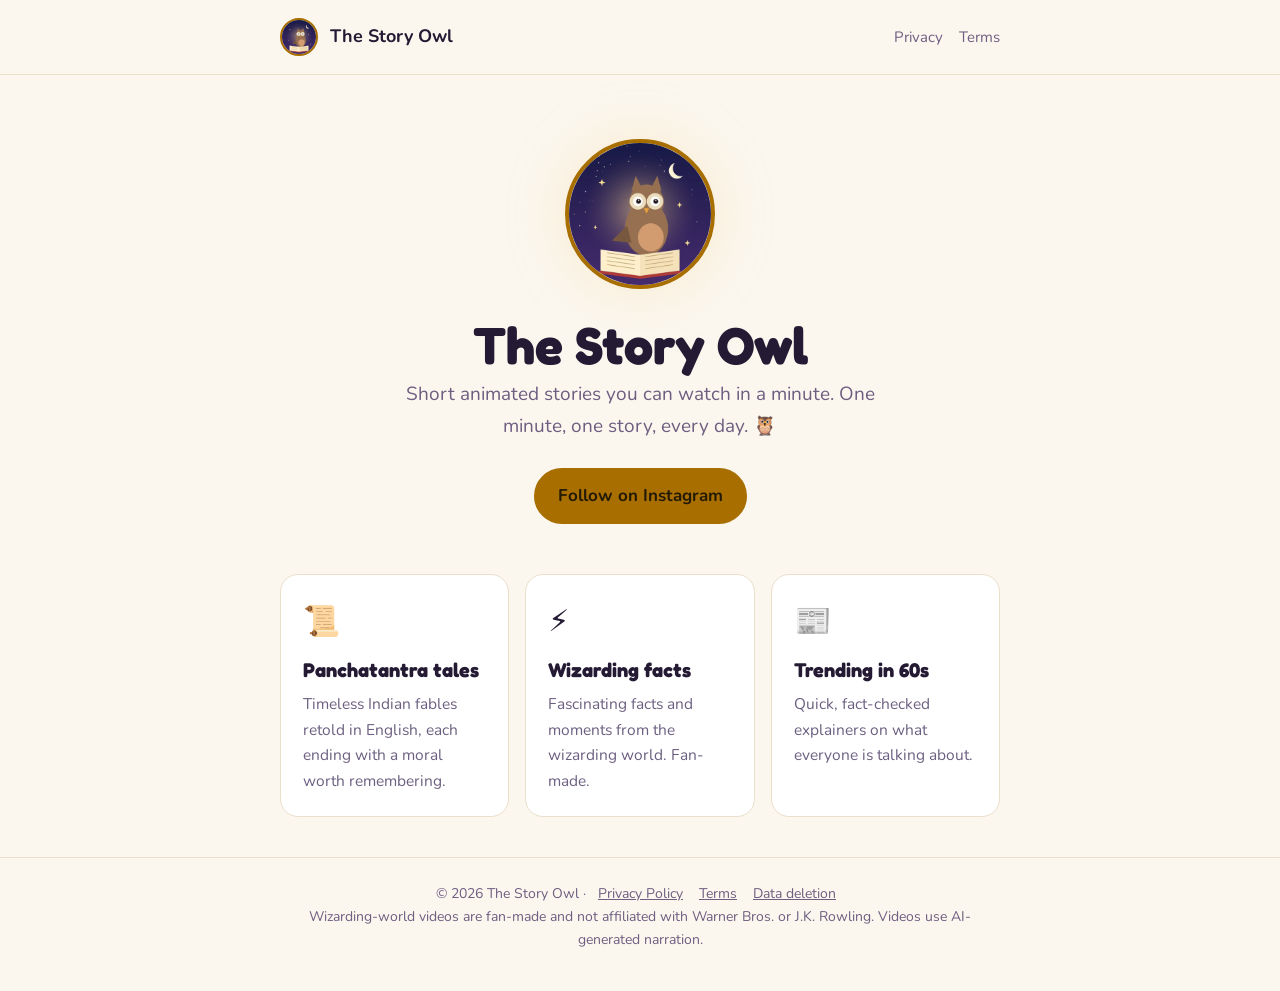
<file: index.html>
<!doctype html>
<html lang="en">
<head>
<meta charset="utf-8">
<meta name="viewport" content="width=device-width, initial-scale=1">
<title>The Story Owl</title>
<meta name="description" content="Short animated stories you can watch in a minute: Panchatantra tales, wizarding-world facts and trending explainers.">
<meta property="og:title" content="The Story Owl">
<meta property="og:description" content="One minute. One story. Every day.">
<meta property="og:image" content="owl.jpg">
<link rel="icon" href="favicon.png">
<link rel="preconnect" href="https://fonts.googleapis.com">
<link rel="preconnect" href="https://fonts.gstatic.com" crossorigin>
<link href="https://fonts.googleapis.com/css2?family=Fredoka:wght@600&family=Nunito:wght@400;700&display=swap" rel="stylesheet">
<link rel="stylesheet" href="style.css">
</head>
<body>
<header class="site"><div class="wrap">
  <img src="owl.jpg" alt=""><b>The Story Owl</b>
  <nav><a href="privacy.html">Privacy</a><a href="terms.html">Terms</a></nav>
</div></header>

<main class="wrap">
  <section class="hero">
    <img src="owl.jpg" alt="The Story Owl logo">
    <h1>The Story Owl</h1>
    <p>Short animated stories you can watch in a minute. One minute, one story, every day. 🦉</p>
    <div class="btns">
      <a class="btn solid" href="https://www.instagram.com/thestoryowl/" target="_blank" rel="noopener">Follow on Instagram</a>
    </div>
  </section>

  <section class="cards">
    <div class="card"><div class="e">📜</div><h3>Panchatantra tales</h3><p>Timeless Indian fables retold in English, each ending with a moral worth remembering.</p></div>
    <div class="card"><div class="e">⚡</div><h3>Wizarding facts</h3><p>Fascinating facts and moments from the wizarding world. Fan-made.</p></div>
    <div class="card"><div class="e">📰</div><h3>Trending in 60s</h3><p>Quick, fact-checked explainers on what everyone is talking about.</p></div>
  </section>
</main>

<footer><div class="wrap">
  © 2026 The Story Owl · <a href="privacy.html">Privacy Policy</a><a href="terms.html">Terms</a><a href="data-deletion.html">Data deletion</a><br>
  Wizarding-world videos are fan-made and not affiliated with Warner Bros. or J.K. Rowling. Videos use AI-generated narration.
</div></footer>
</body>
</html>
</file>
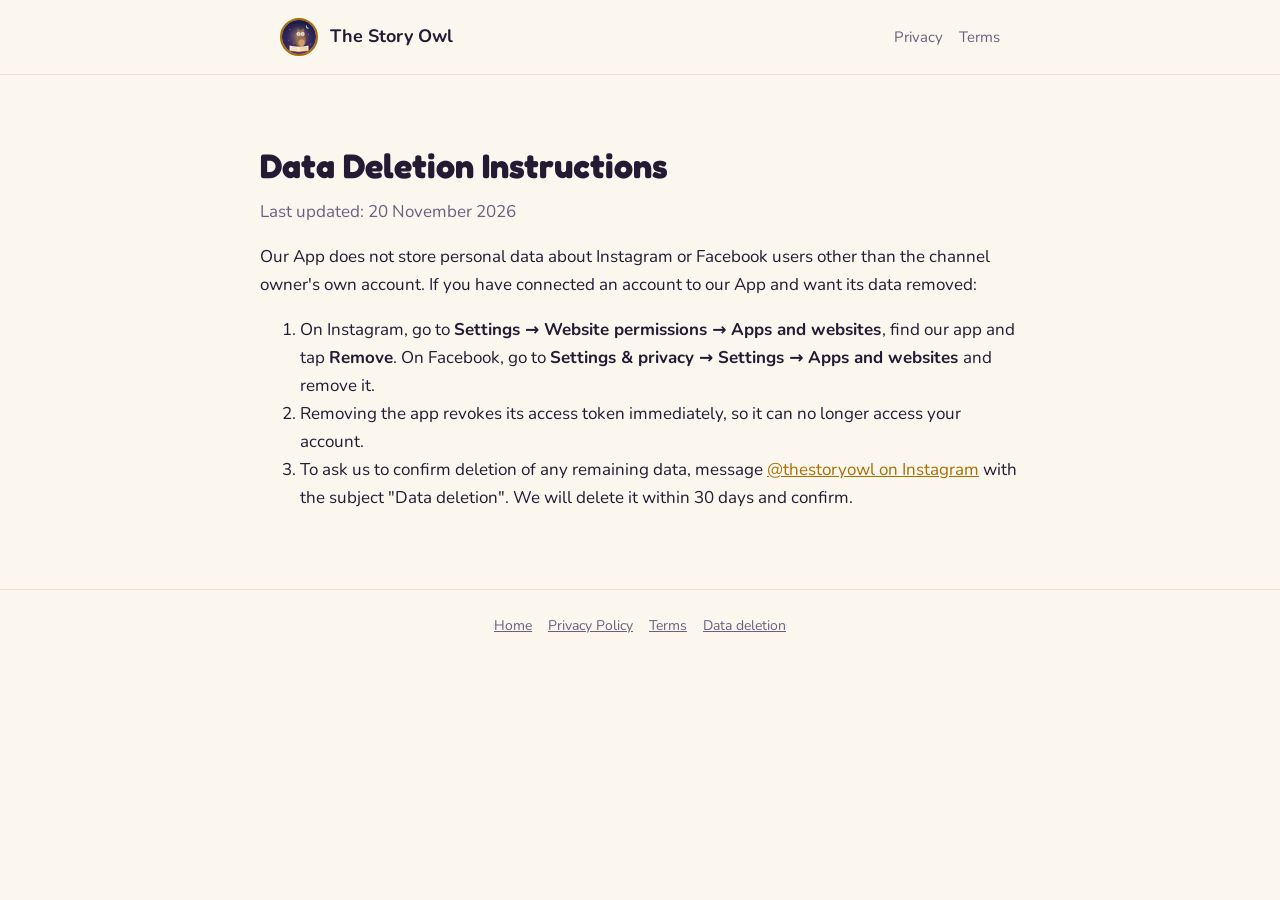
<file: data-deletion.html>
<!doctype html>
<html lang="en">
<head>
<meta charset="utf-8">
<meta name="viewport" content="width=device-width, initial-scale=1">
<title>Data Deletion · The Story Owl</title>
<link rel="icon" href="favicon.png">
<link href="https://fonts.googleapis.com/css2?family=Fredoka:wght@600&family=Nunito:wght@400;700&display=swap" rel="stylesheet">
<link rel="stylesheet" href="style.css">
</head>
<body>
<header class="site"><div class="wrap">
  <img src="owl.jpg" alt=""><a href="./" style="color:inherit;text-decoration:none"><b>The Story Owl</b></a>
  <nav><a href="privacy.html">Privacy</a><a href="terms.html">Terms</a></nav>
</div></header>
<main class="wrap doc">
  <h1>Data Deletion Instructions</h1>
  <p class="date">Last updated: 20 November 2026</p>
  <p>Our App does not store personal data about Instagram or Facebook users other than the channel owner's own account.
  If you have connected an account to our App and want its data removed:</p>
  <ol>
    <li>On Instagram, go to <b>Settings → Website permissions → Apps and websites</b>, find our app and tap <b>Remove</b>.
      On Facebook, go to <b>Settings &amp; privacy → Settings → Apps and websites</b> and remove it.</li>
    <li>Removing the app revokes its access token immediately, so it can no longer access your account.</li>
    <li>To ask us to confirm deletion of any remaining data, message
      <a href="https://www.instagram.com/thestoryowl/" target="_blank" rel="noopener">@thestoryowl on Instagram</a> with the subject
      "Data deletion". We will delete it within 30 days and confirm.</li>
  </ol>
</main>
<footer><div class="wrap"><a href="./">Home</a><a href="privacy.html">Privacy Policy</a><a href="terms.html">Terms</a><a href="data-deletion.html">Data deletion</a></div></footer>
</body>
</html>
</file>
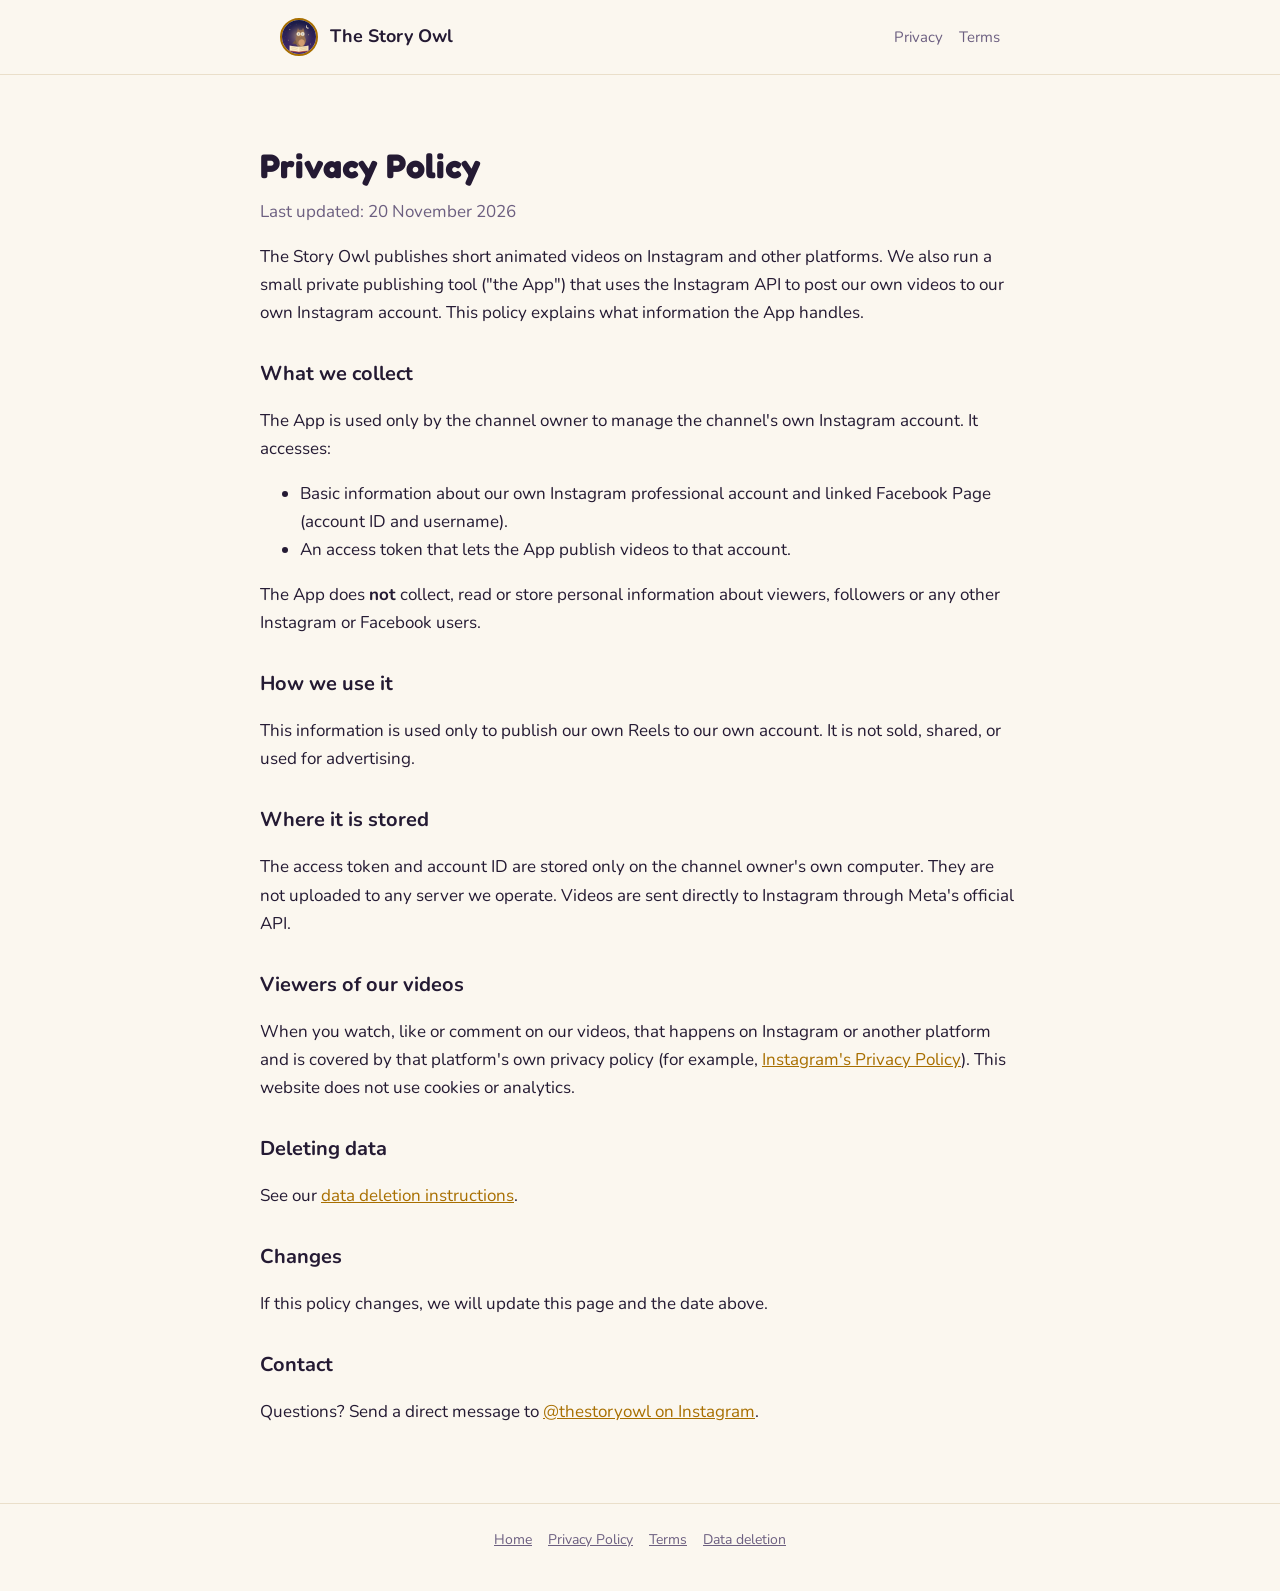
<file: privacy.html>
<!doctype html>
<html lang="en">
<head>
<meta charset="utf-8">
<meta name="viewport" content="width=device-width, initial-scale=1">
<title>Privacy Policy · The Story Owl</title>
<link rel="icon" href="favicon.png">
<link href="https://fonts.googleapis.com/css2?family=Fredoka:wght@600&family=Nunito:wght@400;700&display=swap" rel="stylesheet">
<link rel="stylesheet" href="style.css">
</head>
<body>
<header class="site"><div class="wrap">
  <img src="owl.jpg" alt=""><a href="./" style="color:inherit;text-decoration:none"><b>The Story Owl</b></a>
  <nav><a href="privacy.html">Privacy</a><a href="terms.html">Terms</a></nav>
</div></header>
<main class="wrap doc">
  <h1>Privacy Policy</h1>
  <p class="date">Last updated: 20 November 2026</p>

  <p>The Story Owl publishes short animated videos on Instagram and other platforms. We also run a small private
  publishing tool ("the App") that uses the Instagram API to post our own videos to our own Instagram account.
  This policy explains what information the App handles.</p>

  <h2>What we collect</h2>
  <p>The App is used only by the channel owner to manage the channel's own Instagram account. It accesses:</p>
  <ul>
    <li>Basic information about our own Instagram professional account and linked Facebook Page (account ID and username).</li>
    <li>An access token that lets the App publish videos to that account.</li>
  </ul>
  <p>The App does <b>not</b> collect, read or store personal information about viewers, followers or any other Instagram or Facebook users.</p>

  <h2>How we use it</h2>
  <p>This information is used only to publish our own Reels to our own account. It is not sold, shared,
  or used for advertising.</p>

  <h2>Where it is stored</h2>
  <p>The access token and account ID are stored only on the channel owner's own computer. They are not uploaded to any
  server we operate. Videos are sent directly to Instagram through Meta's official API.</p>

  <h2>Viewers of our videos</h2>
  <p>When you watch, like or comment on our videos, that happens on Instagram or another platform and is covered by
  that platform's own privacy policy (for example, <a href="https://privacycenter.instagram.com/policy" target="_blank" rel="noopener">Instagram's Privacy Policy</a>).
  This website does not use cookies or analytics.</p>

  <h2>Deleting data</h2>
  <p>See our <a href="data-deletion.html">data deletion instructions</a>.</p>

  <h2>Changes</h2>
  <p>If this policy changes, we will update this page and the date above.</p>

  <h2>Contact</h2>
  <p>Questions? Send a direct message to <a href="https://www.instagram.com/thestoryowl/" target="_blank" rel="noopener">@thestoryowl on Instagram</a>.</p>
</main>
<footer><div class="wrap"><a href="./">Home</a><a href="privacy.html">Privacy Policy</a><a href="terms.html">Terms</a><a href="data-deletion.html">Data deletion</a></div></footer>
</body>
</html>
</file>
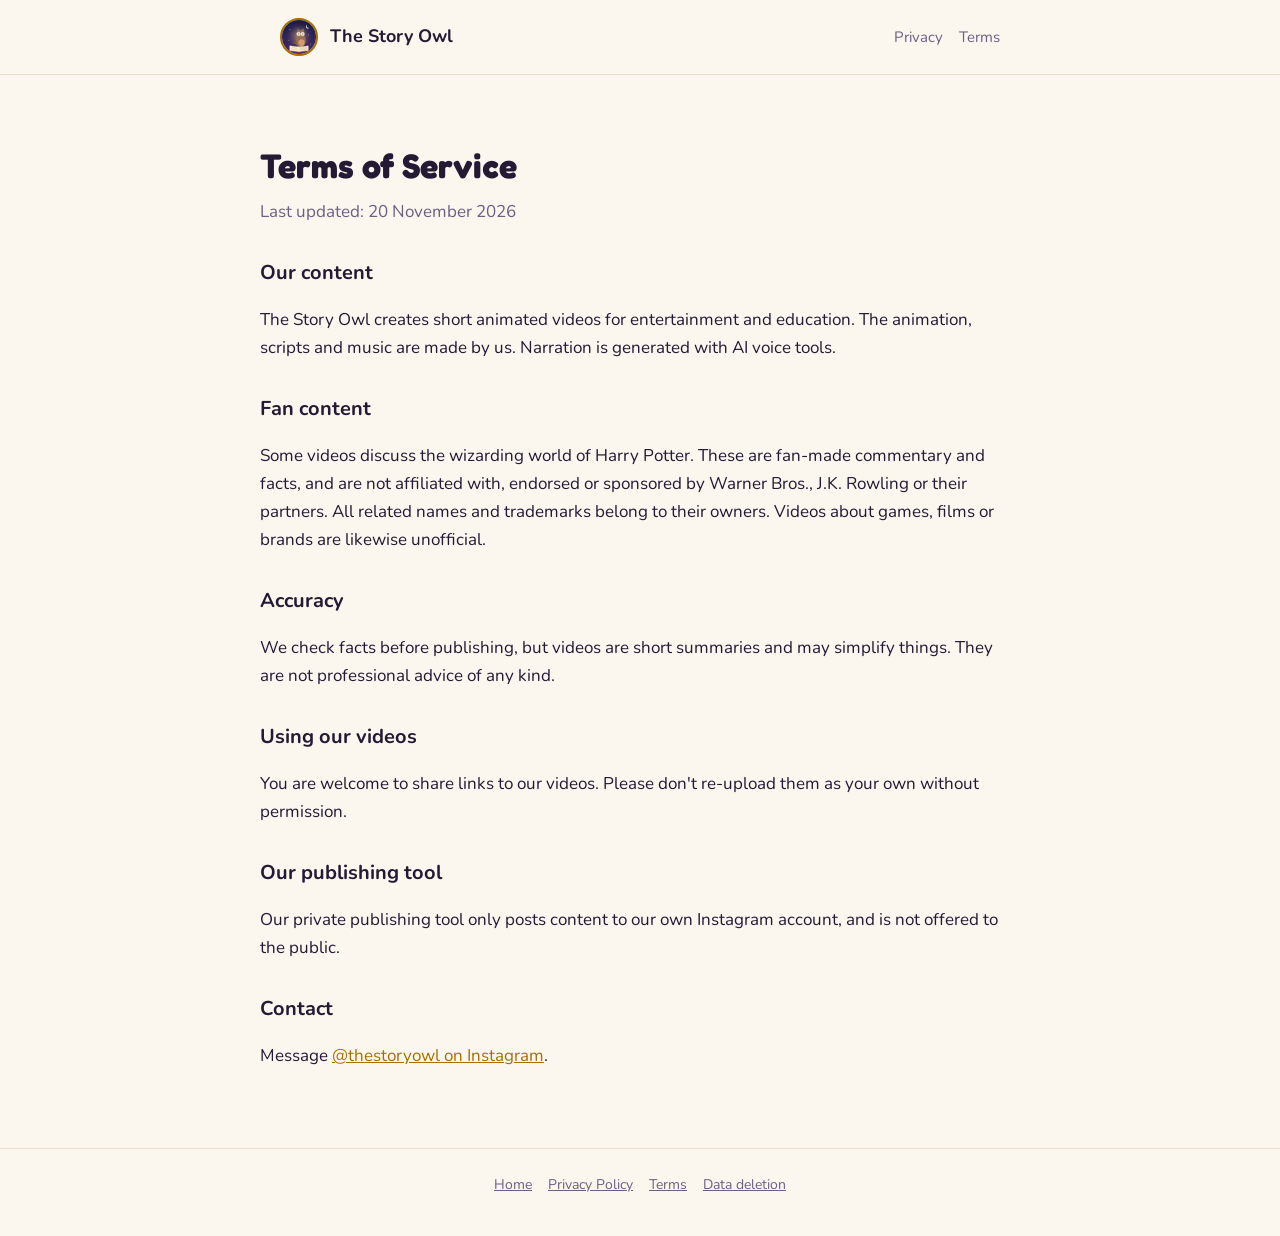
<file: terms.html>
<!doctype html>
<html lang="en">
<head>
<meta charset="utf-8">
<meta name="viewport" content="width=device-width, initial-scale=1">
<title>Terms of Service · The Story Owl</title>
<link rel="icon" href="favicon.png">
<link href="https://fonts.googleapis.com/css2?family=Fredoka:wght@600&family=Nunito:wght@400;700&display=swap" rel="stylesheet">
<link rel="stylesheet" href="style.css">
</head>
<body>
<header class="site"><div class="wrap">
  <img src="owl.jpg" alt=""><a href="./" style="color:inherit;text-decoration:none"><b>The Story Owl</b></a>
  <nav><a href="privacy.html">Privacy</a><a href="terms.html">Terms</a></nav>
</div></header>
<main class="wrap doc">
  <h1>Terms of Service</h1>
  <p class="date">Last updated: 20 November 2026</p>

  <h2>Our content</h2>
  <p>The Story Owl creates short animated videos for entertainment and education. The animation, scripts and music
  are made by us. Narration is generated with AI voice tools.</p>

  <h2>Fan content</h2>
  <p>Some videos discuss the wizarding world of Harry Potter. These are fan-made commentary and facts, and are not
  affiliated with, endorsed or sponsored by Warner Bros., J.K. Rowling or their partners. All related names and
  trademarks belong to their owners. Videos about games, films or brands are likewise unofficial.</p>

  <h2>Accuracy</h2>
  <p>We check facts before publishing, but videos are short summaries and may simplify things. They are not
  professional advice of any kind.</p>

  <h2>Using our videos</h2>
  <p>You are welcome to share links to our videos. Please don't re-upload them as your own without permission.</p>

  <h2>Our publishing tool</h2>
  <p>Our private publishing tool only posts content to our own Instagram account, and is not offered to the public.</p>

  <h2>Contact</h2>
  <p>Message <a href="https://www.instagram.com/thestoryowl/" target="_blank" rel="noopener">@thestoryowl on Instagram</a>.</p>
</main>
<footer><div class="wrap"><a href="./">Home</a><a href="privacy.html">Privacy Policy</a><a href="terms.html">Terms</a><a href="data-deletion.html">Data deletion</a></div></footer>
</body>
</html>
</file>
<file: style.css>
:root {
  --bg: #15101d; --panel: #1f1830; --line: #352a4a; --text: #f4eefb; --muted: #b4a7c8; --gold: #f6c86e;
}
@media (prefers-color-scheme: light) {
  :root { --bg: #fbf7ef; --panel: #ffffff; --line: #eadfca; --text: #241a33; --muted: #6c5f80; --gold: #a86f00; }
}
* { box-sizing: border-box; }
body { margin: 0; background: var(--bg); color: var(--text); font: 17px/1.65 "Nunito", -apple-system, system-ui, sans-serif; }
a { color: var(--gold); }
.wrap { max-width: 760px; margin: 0 auto; padding: 0 20px; }
header.site { padding: 18px 0; border-bottom: 1px solid var(--line); }
header.site .wrap { display: flex; align-items: center; gap: 12px; flex-wrap: wrap; }
header.site img { width: 38px; height: 38px; border-radius: 50%; border: 2px solid var(--gold); }
header.site b { font-size: 18px; }
header.site nav { margin-left: auto; display: flex; gap: 16px; font-size: 15px; }
header.site nav a { color: var(--muted); text-decoration: none; }
header.site nav a:hover { color: var(--gold); }
.hero { text-align: center; padding: 64px 0 40px; }
.hero img { width: 150px; height: 150px; border-radius: 50%; border: 4px solid var(--gold); box-shadow: 0 0 60px rgba(246, 200, 110, .25); }
.hero h1 { font-family: "Fredoka", "Nunito", sans-serif; font-size: clamp(36px, 7vw, 52px); margin: 18px 0 6px; line-height: 1.1; }
.hero p { color: var(--muted); font-size: 19px; margin: 0 auto; max-width: 520px; }
.btns { display: flex; gap: 12px; justify-content: center; flex-wrap: wrap; margin-top: 26px; }
.btn { display: inline-block; padding: 12px 22px; border-radius: 99px; font-weight: 700; text-decoration: none; border: 2px solid var(--gold); }
.btn.solid { background: var(--gold); color: #241a05; }
.cards { display: grid; grid-template-columns: repeat(auto-fit, minmax(200px, 1fr)); gap: 16px; padding: 10px 0 40px; }
.card { background: var(--panel); border: 1px solid var(--line); border-radius: 18px; padding: 22px; }
.card .e { font-size: 30px; }
.card h3 { margin: 8px 0 4px; font-family: "Fredoka", "Nunito", sans-serif; }
.card p { margin: 0; color: var(--muted); font-size: 15.5px; }
.doc { padding: 40px 0 60px; }
.doc h1 { font-family: "Fredoka", "Nunito", sans-serif; margin-bottom: 4px; }
.doc .date { color: var(--muted); margin-top: 0; }
.doc h2 { font-size: 20px; margin-top: 30px; }
footer { border-top: 1px solid var(--line); padding: 24px 0 40px; color: var(--muted); font-size: 14px; text-align: center; }
footer a { color: var(--muted); margin: 0 8px; }
</file>
